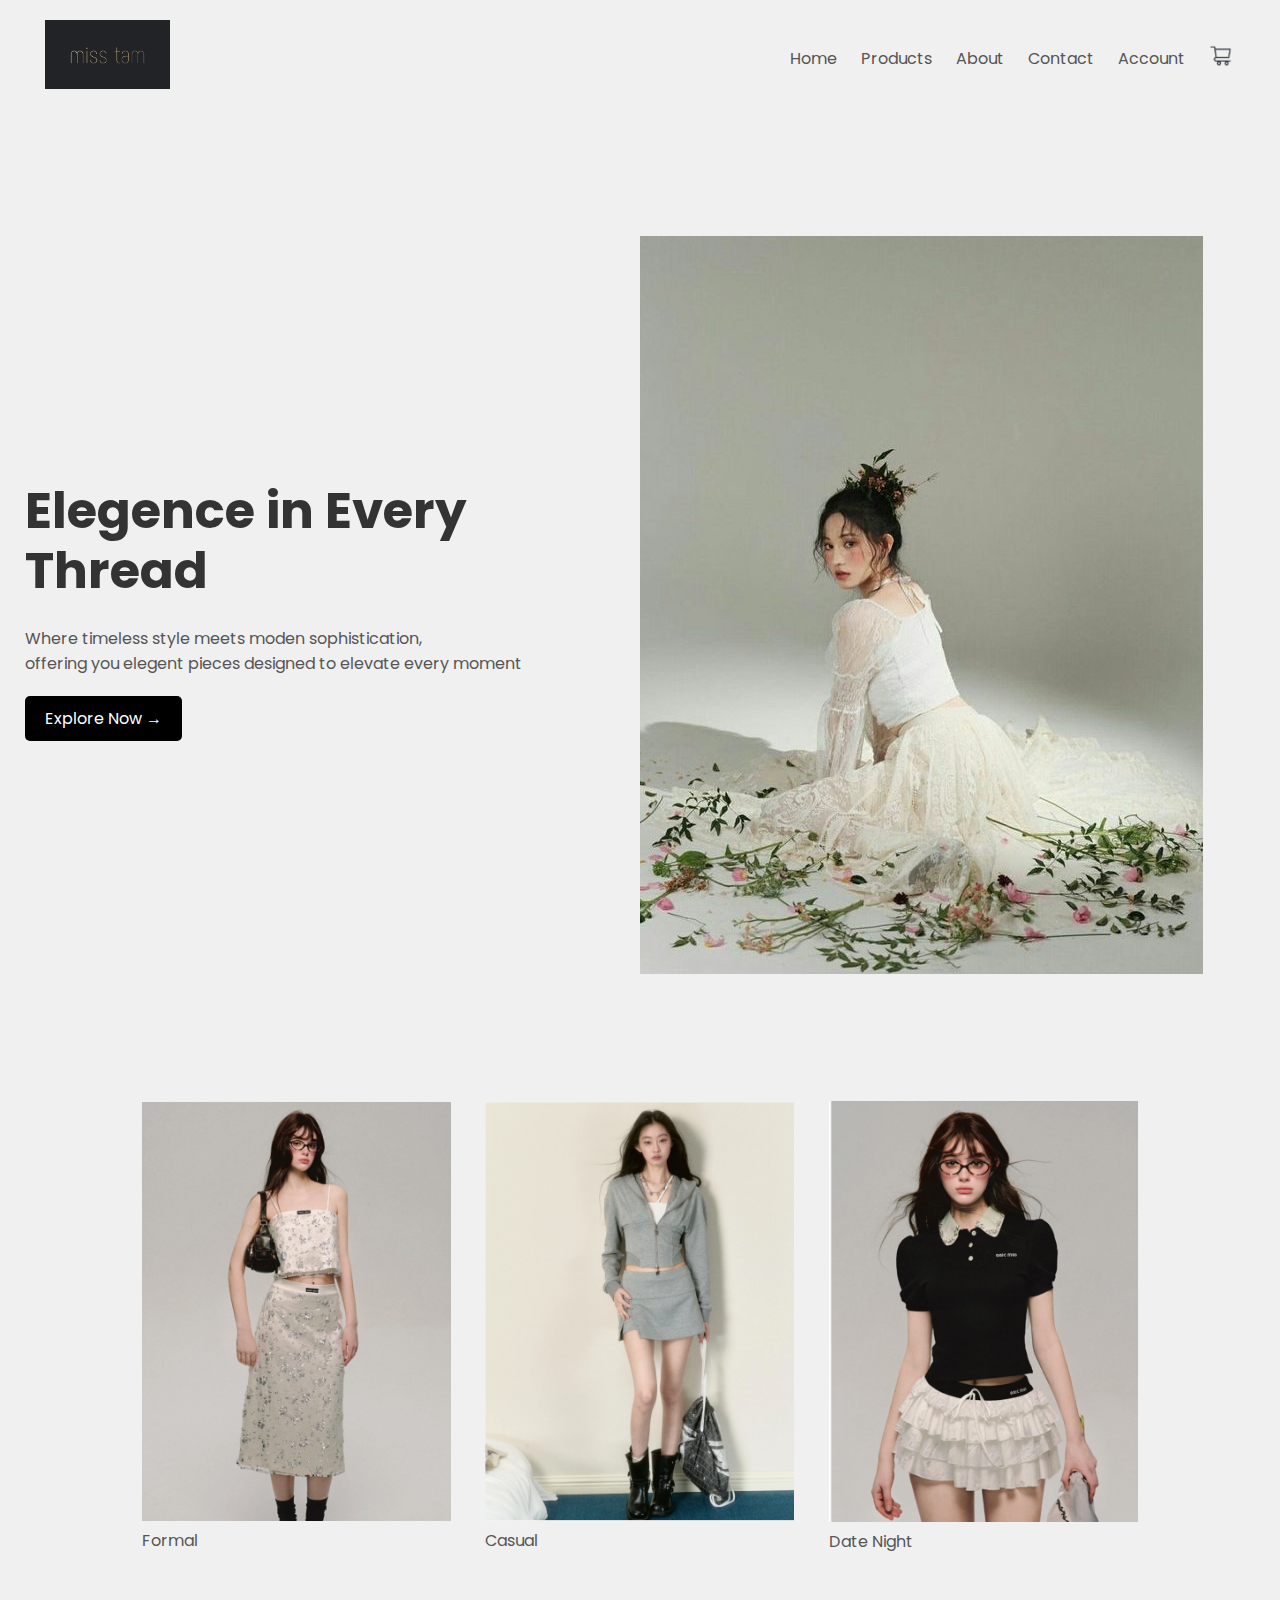
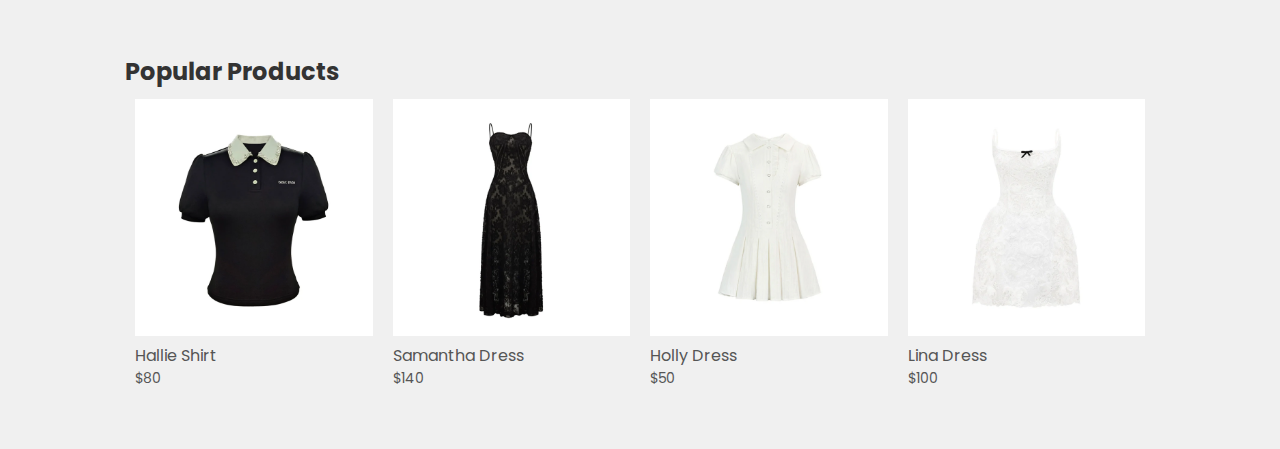
<file: misstam  5/index.html>
<!DOCTYPE html>
<head>
    <meta charset="UTF-8">
    <title>Miss Tam</title>
    <link rel="stylesheet" href="style.css">

    <link rel="preconnect" href="https://fonts.googleapis.com">
<link rel="preconnect" href="https://fonts.gstatic.com" crossorigin>
<link href="https://fonts.googleapis.com/css2?family=Poppins:wght@300;400;500;600;700&display=swap" rel="stylesheet">
<a href="product-details.html">
</a>
</head>
<body>

    <div class="header">  
    <div class="container"> 
 <div class="navbar">
        <div class="logo">
            <img src="Images/Logo.png" width="125px">
        </div>
        <nav>
            <ul>
                <li><a href="">Home</a></li>
                <li><a href="">Products</a></li>
                <li><a href="">About</a></li>
                <li><a href="">Contact</a></li>
                <li><a href="">Account</a></li>
            </ul>
        </nav>
        <a href="cart.html">
        <img src="Images/—Pngtree—shopping cart convenient icon_4637407.png" width="30px" height="30px">
</a>
  </div>
  <div class="row">
    <div class="col-2">
        <h1>Elegence in Every Thread</h1>
        <p>Where timeless style meets moden sophistication, <br> 
         offering you elegent pieces designed to elevate every moment</p>
         <a href="" class="btn">Explore Now &#8594;</a>
    </div>
    <div class="col-2">
        <img src="Images/frontimage.jpg"> 
    </div>
  </div>
   </div>
   </div>
<!-------featured categories------->
<div class="categories">
    <div class="small-container">
         <div class="row">
        <div class="col-3">
            <img src="Images/product1.png">
            <p>Formal</p>
        </div>
        <div class="col-3">
            <img src="Images/product 2.png">
            <p>Casual</p>
                </div>
                <div class="col-3">
                <img src="Images/product3.png">   
                <p>Date Night</p> 
                </div>
            </div>
   
                

    </div>
</div>

<!---------- featured products --------->
<div class="small-container">
    <h2 class="Title">Popular Products</h2>
    <div class="row">
        <div class="col-4">
            <a href="product-details.html">
            <img src="Images/featured1.png" alt="Hallie Shirt">
            </a>
            <h4>Hallie Shirt</h4>
            <p>$80</p>
        </div>
        <div class="col-4">
            <img src="Images/featured2.png" alt="Samantha Dress">
            <h4>Samantha Dress</h4>
            <p>$140</p>
        </div>
        <div class="col-4">
            <img src="Images/featured3.png" alt="Holly Dress">
            <h4>Holly Dress</h4>
            <p>$50</p>
        </div>
        <div class="col-4">
            <img src="Images/featured4.png" alt="Lina Dress">
            <h4>Lina Dress</h4>
            <p>$100</p>
        </div>
    </div>
</div>


</body>
</html>
</file>
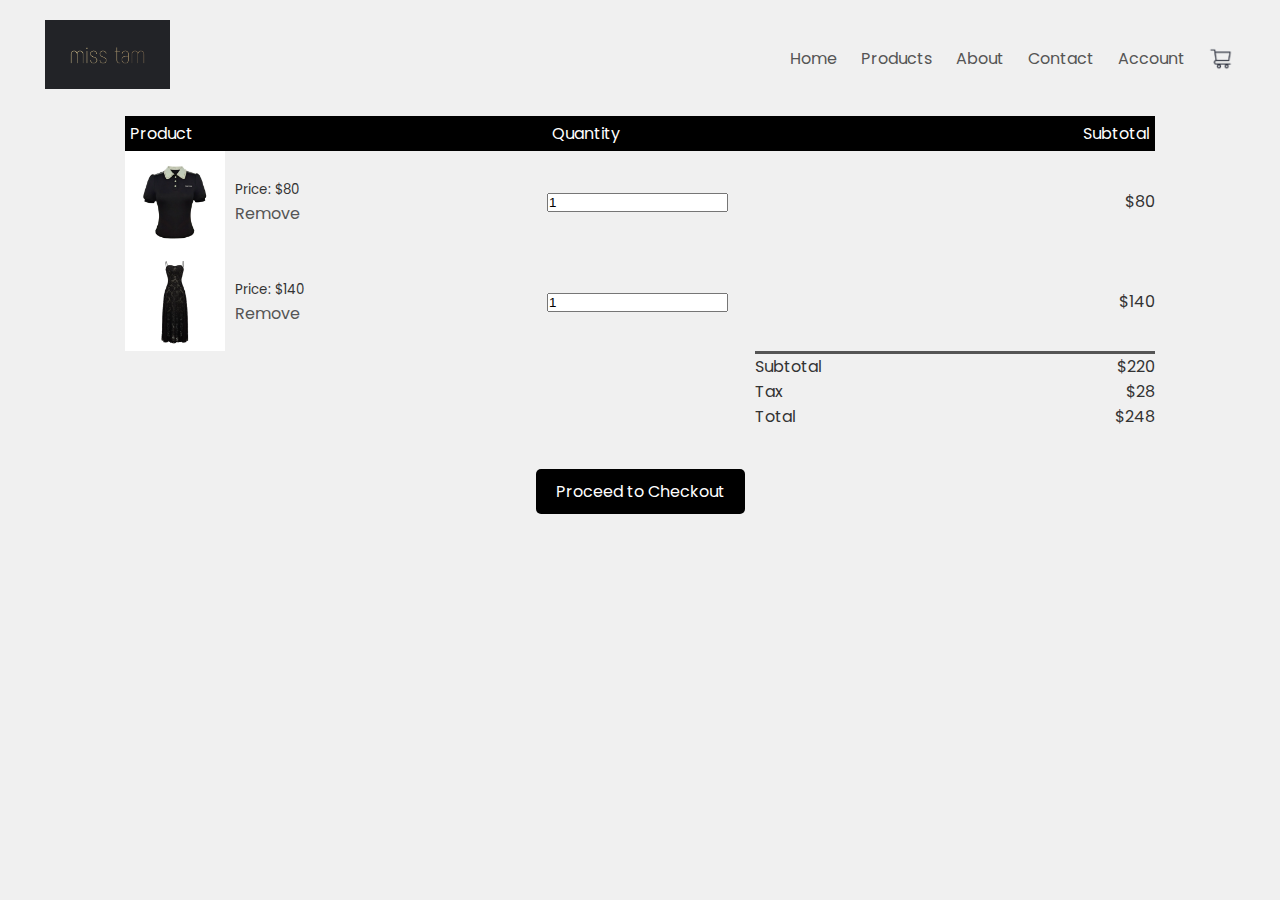
<file: misstam  5/cart.html>
<!DOCTYPE html>
<head>
    <meta charset="UTF-8">
    <title>Miss Tam</title>
    <link rel="stylesheet" href="style.css">
    <link rel="preconnect" href="https://fonts.googleapis.com">
<link rel="preconnect" href="https://fonts.gstatic.com" crossorigin>
<link href="https://fonts.googleapis.com/css2?family=Poppins:wght@300;400;500;600;700&display=swap" rel="stylesheet">
</head>
<body>

    <div class="header">  
    <div class="container"> 
 <div class="navbar">
        <div class="logo">
            <img src="Images/Logo.png" width="125px">
        </div>
        <nav>
            <ul>
                <li><a href="index.html">Home</a></li>
                <li><a href="">Products</a></li>
                <li><a href="">About</a></li>
                <li><a href="">Contact</a></li>
                <li><a href="">Account</a></li>
            </ul>
        </nav>
        <img src="Images/—Pngtree—shopping cart convenient icon_4637407.png" width="30px" height="30px">

  </div>
  


        <!------------Cart item Details------->

    <div class="small-container">

        <table>
            <tr>
                <th>Product</th>
                <th>Quantity</th>
                <th>Subtotal</th>
            </tr>
            <tr>
                <td>

<div class="cart-info">
    <img src="Images/featured1.png">
    <div>
        <p>Hallie Shirt</p>
        <small>Price: $80</small>
        <br>
        <a href="">Remove</a>
    </div>
</div>


                </td>
                <td><input type="number" value="1"></td>
                <td>$80</td>
            </tr>
            <tr>
                <td>

<div class="cart-info">
    <img src="Images/featured2.png">
    <div>
        <p>Samantha Dress</p>
        <small>Price: $140</small>
        <br>
        <a href="">Remove</a>
    </div>
</div>


                </td>
                <td><input type="number" value="1"></td>
                <td>$140</td>
            </tr>
        </table>
        <div class="total-price">
            <table>
                <tr>
                    <td>Subtotal</td>
                    <td>$220</td>
                    </tr>
                    <tr>
                        <td>Tax</td>
                        <td>$28</td>
                    </tr>
                    <tr>
                        <td>Total</td>
                        <td>$248</td>
                    </tr>
            </table>

        </div>
    </div>
        
        
        
        <!-------checkout button  ----->
        <div class="checkout-button">
            <a href="checkout.html" class="btn">Proceed to Checkout</a>
        </div>

    </div>
</div>
        
        
        
    


</body>
</html>
</file>
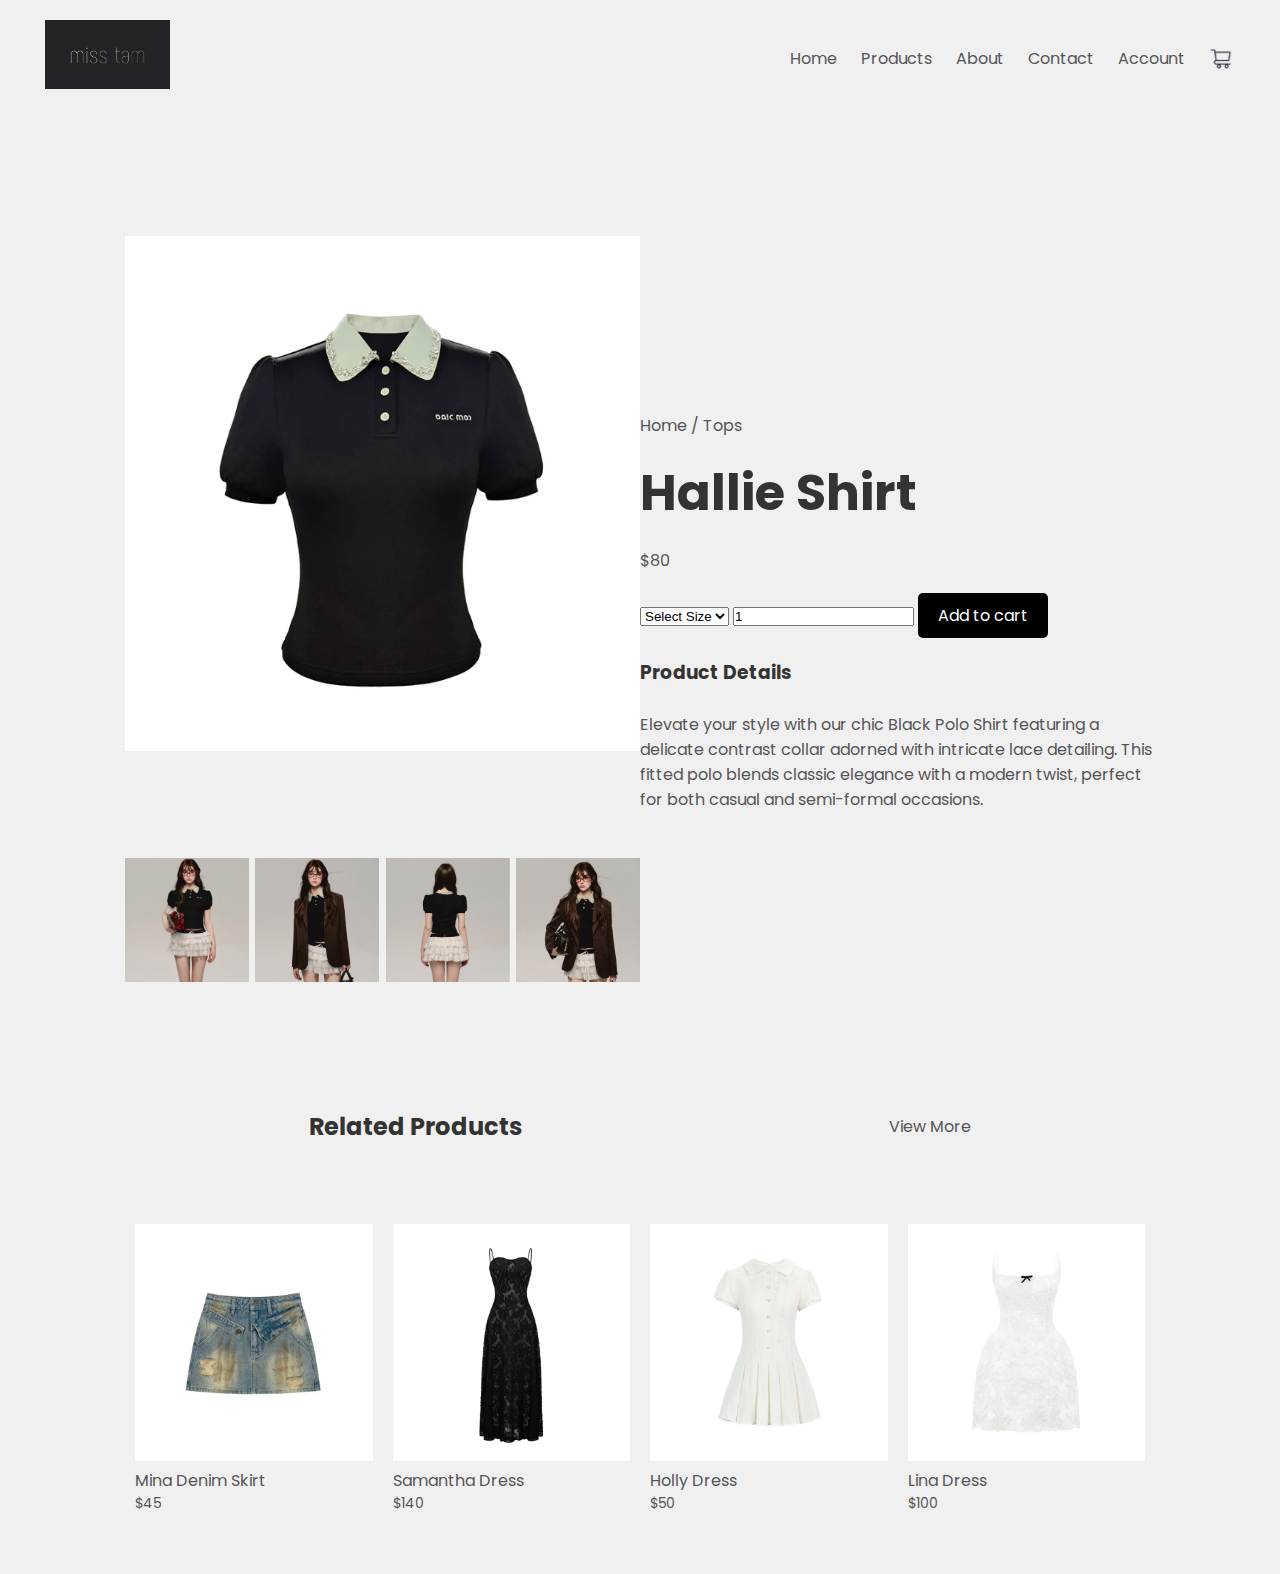
<file: misstam  5/product-details.html>
<!DOCTYPE html>
<head>
    <meta charset="UTF-8">
    <title>Miss Tam</title>
    <link rel="stylesheet" href="style.css">
    <link rel="preconnect" href="https://fonts.googleapis.com">
<link rel="preconnect" href="https://fonts.gstatic.com" crossorigin>
<link href="https://fonts.googleapis.com/css2?family=Poppins:wght@300;400;500;600;700&display=swap" rel="stylesheet">
</head>
<body>

    <div class="header">  
    <div class="container"> 
 <div class="navbar">
        <div class="logo">
            <img src="Images/Logo.png" width="125px">
        </div>
        <nav>
            <ul>
                <li><a href="index.html">Home</a></li>
                <li><a href="">Products</a></li>
                <li><a href="">About</a></li>
                <li><a href="">Contact</a></li>
                <li><a href="">Account</a></li>
            </ul>
        </nav>
        <img src="Images/—Pngtree—shopping cart convenient icon_4637407.png" width="30px" height="30px">

  </div>
  

<!---------single product detail----------->

<div class="small-container">
    <div class="row">
        <div class="col-2">
            <img src="Images/featured1.png" width="100%" id="product-img"> 
                <div class="small-img-row">
        <div class="small-img-col">
            <img src="Images/Gallery1.png" width="100%" class="small-img">
        </div>
            <div class="small-img-col">
                <img src="Images/Gallery2.png" width="100%"small-img>
            </div>
                <div class="small-img-col">
                    <img src="Images/Gallery3.png" width="100%"small-img>
                </div>
                    <div class="small-img-col">
                        <img src="Images/Gallery4.png" width="100%"small-img>
                    </div>
                    </div>
        
        
        
        
        
        
        
        
        
        </div>
             <div class="col-2">
             <p>Home / Tops</p>
             <h1>Hallie Shirt</h1>
             <h4>$80</h4>
             <select>
                <option>Select Size</option>
                <option>Large</option>
                <option>Medium</option>
                <option>Small</option>
             </select>
             <input type ="number" value="1">
             <a href="" class="btn">Add to cart</a>
             
             <h3>Product Details</h3>
             <br>
            
             <p>
                
                Elevate your style with our chic Black Polo Shirt featuring a delicate contrast collar adorned with intricate lace detailing. This fitted polo blends classic elegance with a modern twist, perfect for both casual and semi-formal occasions.</p>
     </div>
    </div>
     </div>
</div>


<!-----------------Title------->
<div class="small-container">
    <div class="row row-2">
        <h2>Related Products</h2>
        <p>View More</p>
    </div>
</div>
<!---------- featured products --------->
<div class="small-container">
    <div class="row">
        <div class="col-4">
            <img src="Images/featured6.png" alt="Mina Denim Skirt">
            <h4>Mina Denim Skirt</h4>
            <p>$45</p>
        </div>
        <div class="col-4">
            <img src="Images/featured2.png" alt="Samantha Dress">
            <h4>Samantha Dress</h4>
            <p>$140</p>
        </div>
        <div class="col-4">
            <img src="Images/featured3.png" alt="Holly Dress">
            <h4>Holly Dress</h4>
            <p>$50</p>
        </div>
        <div class="col-4">
            <img src="Images/featured4.png" alt="Lina Dress">
            <h4>Lina Dress</h4>
            <p>$100</p>
        </div>
    </div>
</div>


</body>
</html>
</file>
<file: misstam  5/style.css>
*{
    margin: 0;
    padding: 0;
    box-sizing: border-box;
}

body {
    font-family: "Poppins", sans-serif; 
     background-color: #f0f0f0; /* Light grey background color */
    font-family: 'Poppins', sans-serif;
   color: #333; /* Dark color for the text to contrast with the light background */
     margin: 0;
    padding: 0;
   box-sizing: border-box;
    }
    


.poppins-light {
    font-family: "Poppins", sans-serif;
    font-weight: 300;
    font-style: normal;
}

.poppins-regular {
    font-family: "Poppins", sans-serif;
    font-weight: 400;
    font-style: normal;
}

.poppins-medium {
    font-family: "Poppins", sans-serif;
    font-weight: 500;
    font-style: normal;
}

.poppins-semibold {
    font-family: "Poppins", sans-serif;
    font-weight: 600;
    font-style: normal;
}

.poppins-bold {
    font-family: "Poppins", sans-serif;
    font-weight: 700;
    font-style: normal;
}

.navbar {
    display: flex;
    align-items: center;
    padding: 20px;
}
nav{
    flex: 1;
    text-align: right;
}
nav ul{
    display: inline-block;
    list-style-type: none;
}
nav ul li{
    display: inline-block;
    margin-right: 20px;
}
a{
    text-decoration: none;
    color:#555;
}
p{
    color: #555;
}
.container{
    max-width: 1300px;
    margin: auto;
    padding-left: 25px;
    padding-right: 25px;
}
.row{
    display: flex;
    align-items: center;
    flex-wrap: wrap;
    justify-content: space-around;
}
.col-2{
    flex-basis: 50%;
    min-width: 300px;
}
.col-2 img{

    max-width: 100%;
    padding: 50px 0;
}
.col-2 h1{
    font-size: 50px;
    line-height: 60px;
    margin: 25px 0;
}
.btn{
    display: inline-block;
    background: black;
    color: #fff;
    padding: 8px 30px;
    margin: 30px 0;
    border-radius: 30px;
    transition: background 0.5s;
}

.btn:hover{
    background: #563434
}
.header{
    background:(grey);
    
}
.header .row{
    margin-top: 70px;
}

.categories{
    margin: 70px 0;
}
.col-3{
    flex-basis: 30%;
    min-width: 250px;
    margin-bottom: 30px;
}
.col-3 img{
    width: 100%;
}
.small-container{
    max-width: 1080px;
    margin: auto;
    padding-left: 25px;
    padding-right: 25px;
}
.col-4{
    flex-basis: 25%;
    padding: 10px;
    min-width: 200px;
    margin-bottom: 50px;

}
.col-4 img{
    width: 100%;
}
.title{
    text-align: center;
    margin: 0 auto 80px;
    position:relative;
    line-height: 60px;
    color: #555;
}

h4{
    color: #555;
    font-weight: normal;
}

.col-4 p{
    font-size: 14px;
}

/*single product-------*/
.single-product{
    margin-top: 80px;
}

.single-product .col-2 img{
    padding: 0;
}

.single-product .col-2{
padding: 20px;
}

.single-product h4{
    margin: 20px 0;
    font-size: 22px;
    font-weight: bold;

}

.single-product select{
    display: block;
    padding: 10px;
    margin-top: 20px;

}

.single-product input{
    width: 50px;
    height: 40px;
    padding-left: 10px;
    font-size: 20px;
    margin-right: 10px;
    border: 1px solid #ff523b;
}

input:focus{
    outline: none;
}

.small-img-row{
    display: flex;
    justify-content: space-between;
}
.small-img-col{
    flex-basis: 24%;
    cursor: pointer;
}

.single-product .row{
    text-align: left;
}
.single-product .col-2{
    padding: 2px 0;
}
.single-product h1{
    font-size: 26px;
    line-height: 22px ;
}

/*---- cart items details---------*/

.cart-page{
    margin: 80px auto;
}
table{
    width: 100%;
    border-collapse: collapse;
}
.cart-info{
    display: flex;
    align-items: center;
}
.cart-info img{
    width: 100px;
    margin-right: 10px;
}

th{
    text-align: left;
    padding: 5px;
    color: #fff;
    background: black;
    font-weight: normal;
}

.total-price{
    display:flex;
    justify-content:  flex-end;
}

.total-price table{
    border-top: 3px solid #555;
    width: 100%;
    max-width: 400px;
}
td:last-child{
    text-align: right;
}
th:last-child{
    text-align:right;
}

.cart-info p{
    display:none;
}

.btn {
    display: inline-block;
    background: black;
    color: #fff;
    padding: 10px 20px;
    margin: 20px 0;
    border-radius: 5px;
    text-align: center;
    text-decoration: none;
}
.checkout-button {
    display: flex;
    justify-content: center; 
    margin-top: 20px; 
}
</file>
